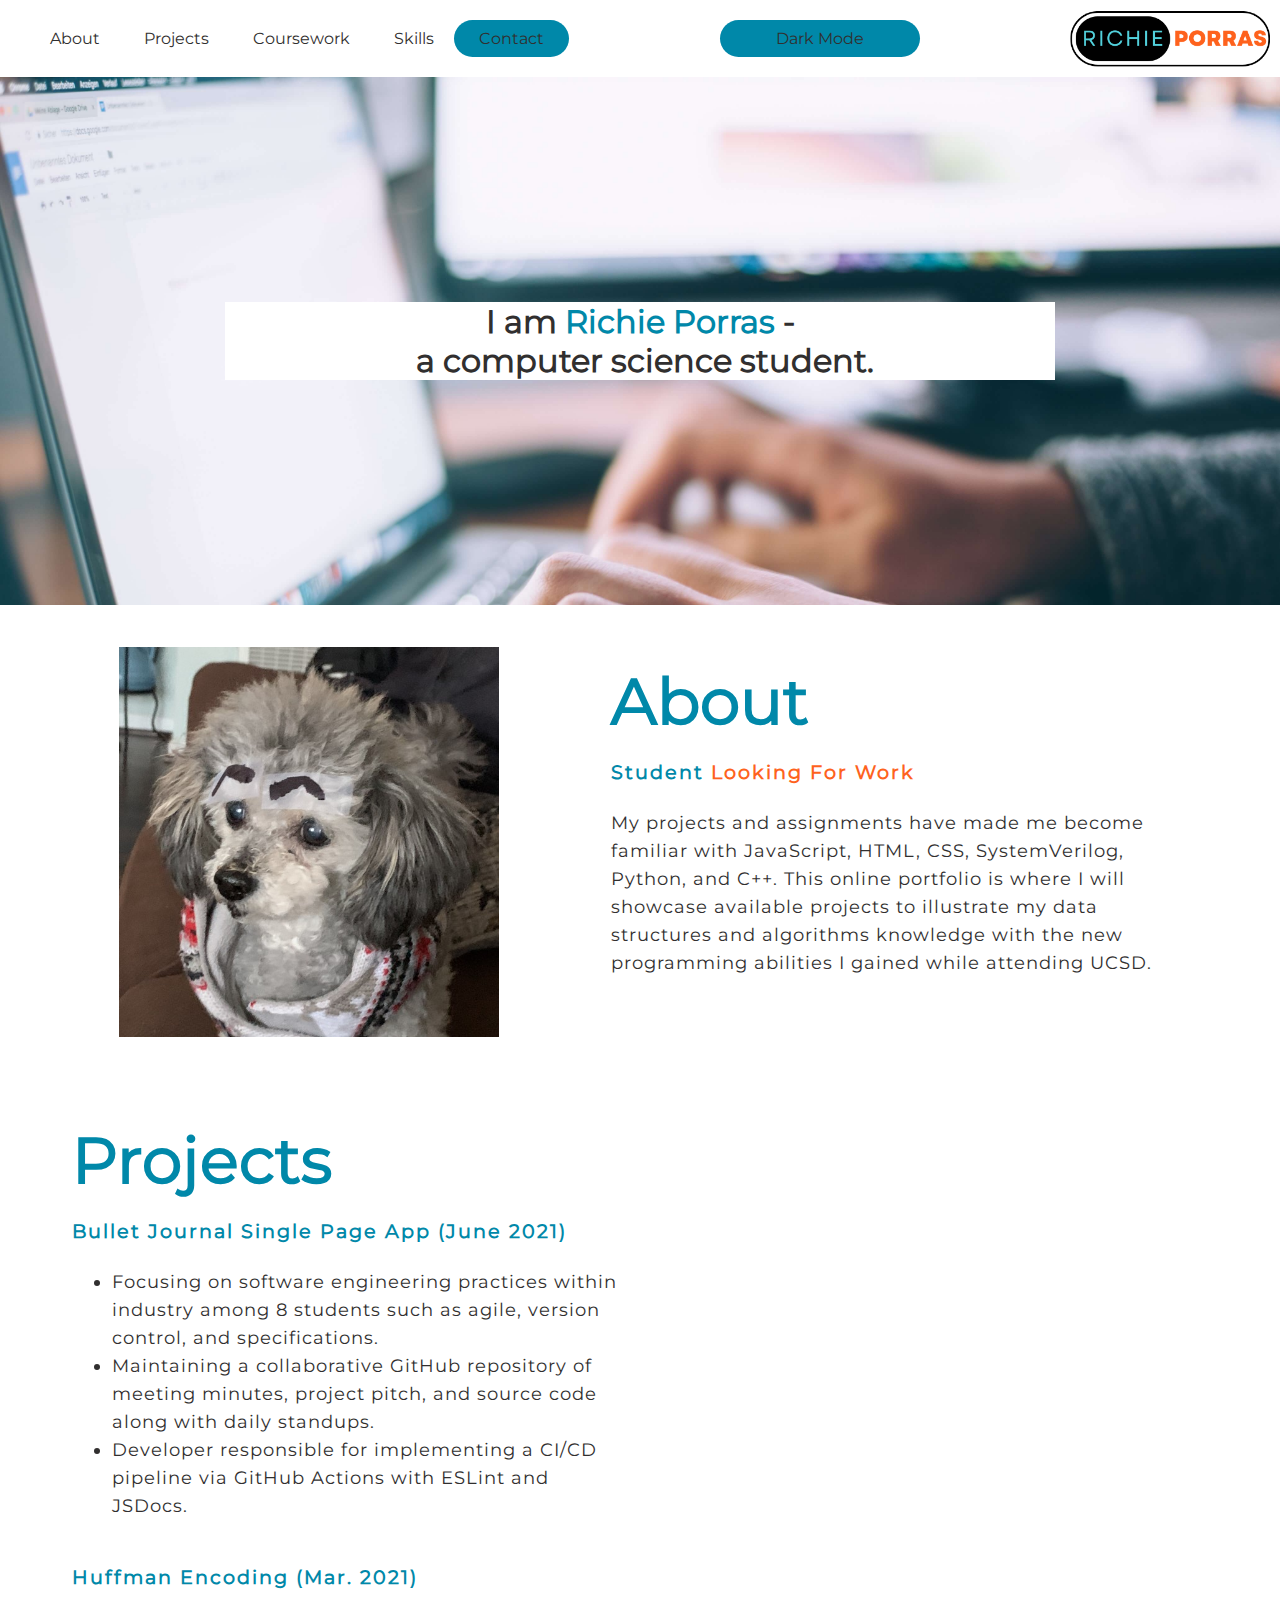
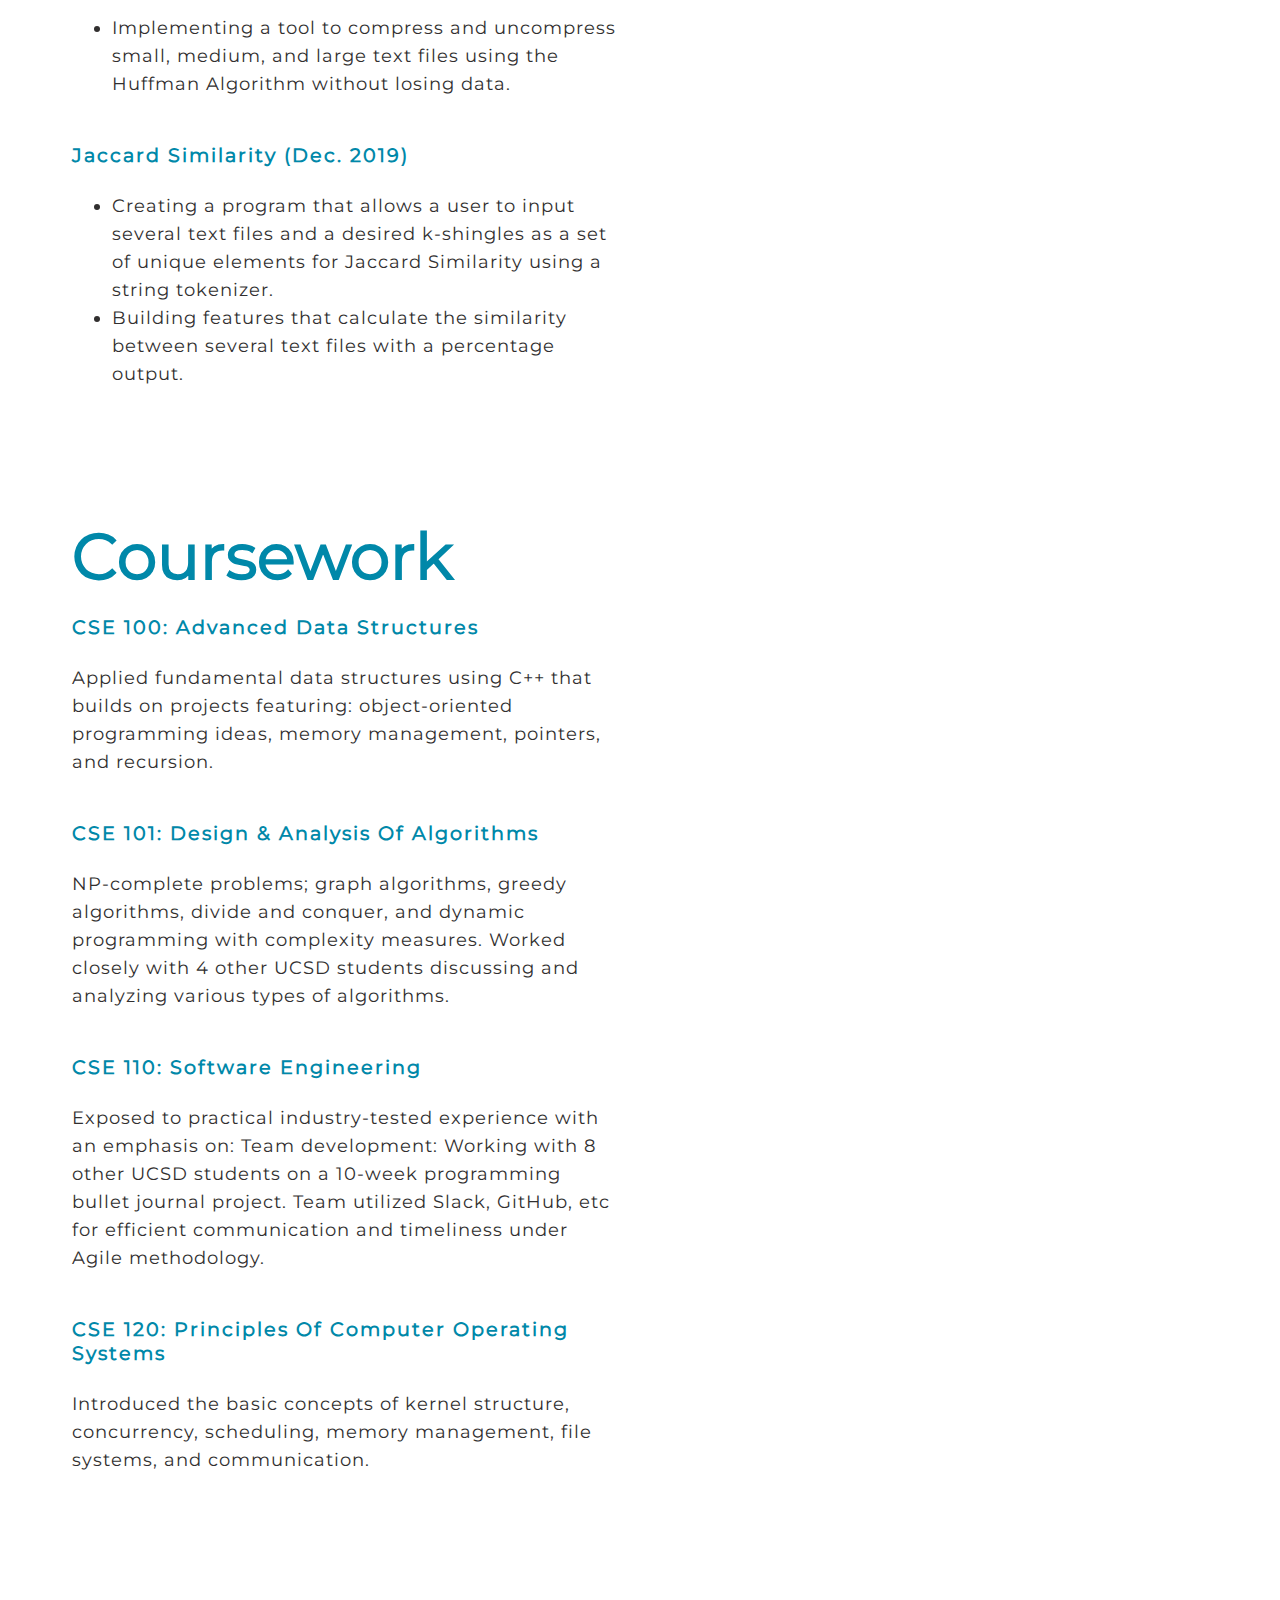
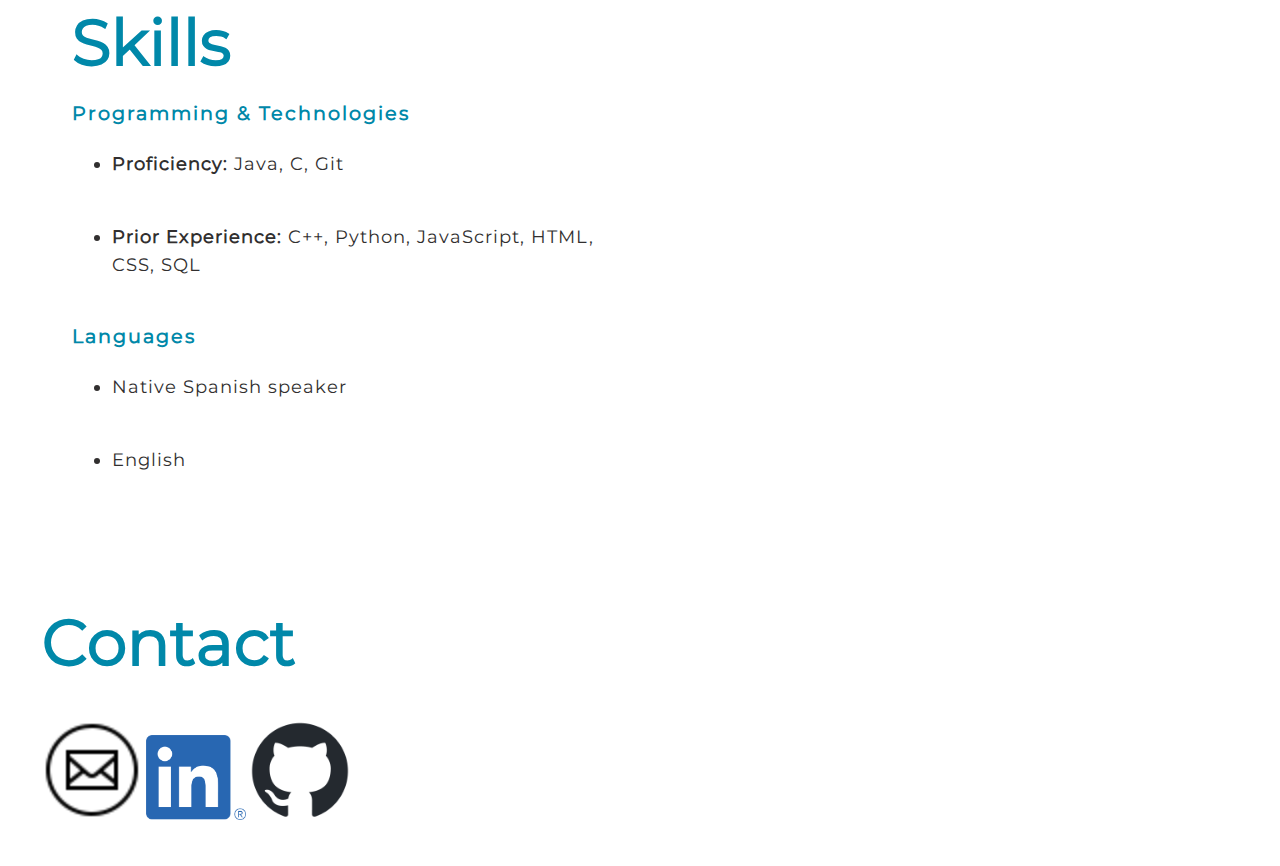
<file: index.html>
<!DOCTYPE html>
<html lang="en">

<head>
    <!-- Google tag (gtag.js) -->
    <script async src="https://www.googletagmanager.com/gtag/js?id=G-2C0QJ1YMLM"></script>
    <script>
        window.dataLayer = window.dataLayer || [];
        function gtag() { dataLayer.push(arguments); }
        gtag('js', new Date());

        gtag('config', 'G-2C0QJ1YMLM');
    </script>

    <meta charset="UTF-8">
    <meta name="viewport" content="width=device-width, initial-scale=1.0">
    <meta http-equiv="X-UA-Compatible" content="ie=edge">
    <link href="images/favicon.ico" rel="icon" type="image/x-icon">
    <link rel="stylesheet" media="screen and (min-width: 1920px)" href="styles/style-desktop.css">
    <link rel="stylesheet" media="screen and (min-width: 768px) and (max-width: 1919px)" href="styles/style-laptop.css">
    <link rel="stylesheet" media="screen and (max-width: 767px)" href="styles/style-phone.css">
    <script src="scripts/script.js"></script>
    <title>Portfolio of Richie Porras</title>
</head>

<body>
    <div class="heading">
        <button class="logo" id="darkPage" onclick="darkMode()">Dark Mode</button>
        <img class="logo" src="images/logo-03.png" alt="logo">
        <nav>
            <ul class="nav_links">
                <li><a href="#about">About</a></li>
                <li><a href="#projects">Projects</a></li>
                <li><a href="#coursework">Coursework</a></li>
                <li><a href="#skills">Skills</a></li>
            </ul>
        </nav>
        <button id="contactBtn" class="order"><a href="#contact">Contact</a></button>
    </div>

    <header>
        <!-- Header image Source (free to use): https://unsplash.com/photos/npxXWgQ33ZQ -->
        <h1>
            I am <span id="my-name">Richie Porras</span> - <br> <span id="change"></span>
        </h1>
    </header>

    <main>

        <!-- About me -->
        <section id="about">
            <div class="main">
                <img src="images/Dog.jpg" alt="a picture of me">
                <div class="about-text">
                    <h2>About</h2>
                    <h3> Student <span>looking for work </span></h3>
                    <p>
                        My projects and assignments have made me become familiar with JavaScript, HTML, CSS,
                        SystemVerilog,
                        Python, and C++.
                        This online portfolio is where I will showcase available projects to illustrate my data
                        structures
                        and algorithms knowledge
                        with the new programming abilities I gained while attending UCSD.
                    </p>
                </div>
            </div>
        </section>

        <!-- Projects -->

        <section id="projects">
            <div class="project-main">
                <div class="projects-text">
                    <h2>Projects</h2>
                    <h3> Bullet Journal Single Page App (June 2021)</h3>
                    <ul>
                        <li> Focusing on software engineering practices within industry among 8 students such as agile,
                            version control, and specifications.</li>
                        <li>Maintaining a collaborative GitHub repository of meeting minutes, project pitch, and source
                            code along with daily standups.</li>
                        <li>Developer responsible for implementing a CI/CD pipeline via GitHub Actions with ESLint and
                            JSDocs.</li>
                    </ul>
                    <h3>Huffman Encoding (Mar. 2021)</h3>
                    <ul>
                        <li>Implementing a tool to compress and uncompress small, medium, and large text files using the
                            Huffman Algorithm without losing data.</li>
                    </ul>
                    <h3>Jaccard Similarity (Dec. 2019)</h3>
                    <ul>
                        <li>Creating a program that allows a user to input several text files and a desired k-shingles
                            as a set of unique elements for Jaccard Similarity using a string tokenizer.</li>
                        <li>Building features that calculate the similarity between several text files with a percentage
                            output.</li>
                    </ul>
                </div>
            </div>
        </section>

        <!-- Coursework -->

        <section id="coursework">
            <div class="coursework-main">
                <div class="coursework-text">

                    <h2>Coursework</h2>

                    <h3>CSE 100: Advanced Data Structures</h3>
                    <p>
                        Applied fundamental data structures using C++ that builds on projects featuring:
                        object-oriented
                        programming ideas, memory management, pointers,
                        and recursion.

                    <h3>CSE 101: Design & Analysis of Algorithms</h3>

                    <p>
                        NP-complete problems; graph algorithms, greedy algorithms, divide and conquer, and
                        dynamic
                        programming with complexity measures. Worked closely with 4 other UCSD students
                        discussing
                        and
                        analyzing various types of algorithms.
                    </p>

                    <h3>CSE 110: Software Engineering</h3>

                    <p>
                        Exposed to practical industry-tested experience with an emphasis on:
                        Team development: Working with 8 other UCSD students on a 10-week programming bullet
                        journal
                        project. Team utilized Slack, GitHub, etc for efficient communication and timeliness
                        under
                        Agile
                        methodology.
                    </p>

                    <h3>CSE 120: Principles of Computer Operating Systems</h3>

                    <p>
                        Introduced the basic concepts of kernel structure, concurrency, scheduling, memory
                        management, file
                        systems, and communication.
                    </p>
                </div>
            </div>
        </section>

        <!-- Skills -->

        <section id="skills">
            <div class="skills-main">
                <div class="skills-text">
                    <h2>Skills</h2>
                    <h3> Programming & Technologies </h3>
                    <ul>
                        <li><b>Proficiency:</b> Java, C, Git </li>
                        <li><b>Prior Experience:</b> C++, Python, JavaScript, HTML, CSS, SQL</li>
                    </ul>

                    <h3>Languages</h3>
                    <ul>
                        <li>Native Spanish speaker</li>
                        <li>English</li>
                    </ul>
                </div>
            </div>
        </section>
    </main>

    <footer>
        <!-- Contact -->
        <section id="contact">
            <div class="contacts-main">
                <div class="contacts-text">
                    <h2>Contact</h2>

                    <br>
                    <a href="mailto:rporras@ucsd.edu" target="_blank"><img src="images/email-logo.png"
                            alt="Linkedin Link" height="50" width="50"></a>
                    <a href="http://linkedin.com/in/richie-porras" target="_blank"><img src="images/linkedin-icon.png"
                            alt="Linkedin Link" height="50" width="65"></a>
                    <a href="https://github.com/aSlothMachine" target="_blank"><img src="images/github-mark.png"
                            alt="GitHub Link" height="50" width="65"></a>
                </div>
            </div>
        </section>
    </footer>
</body>

</html>
</file>
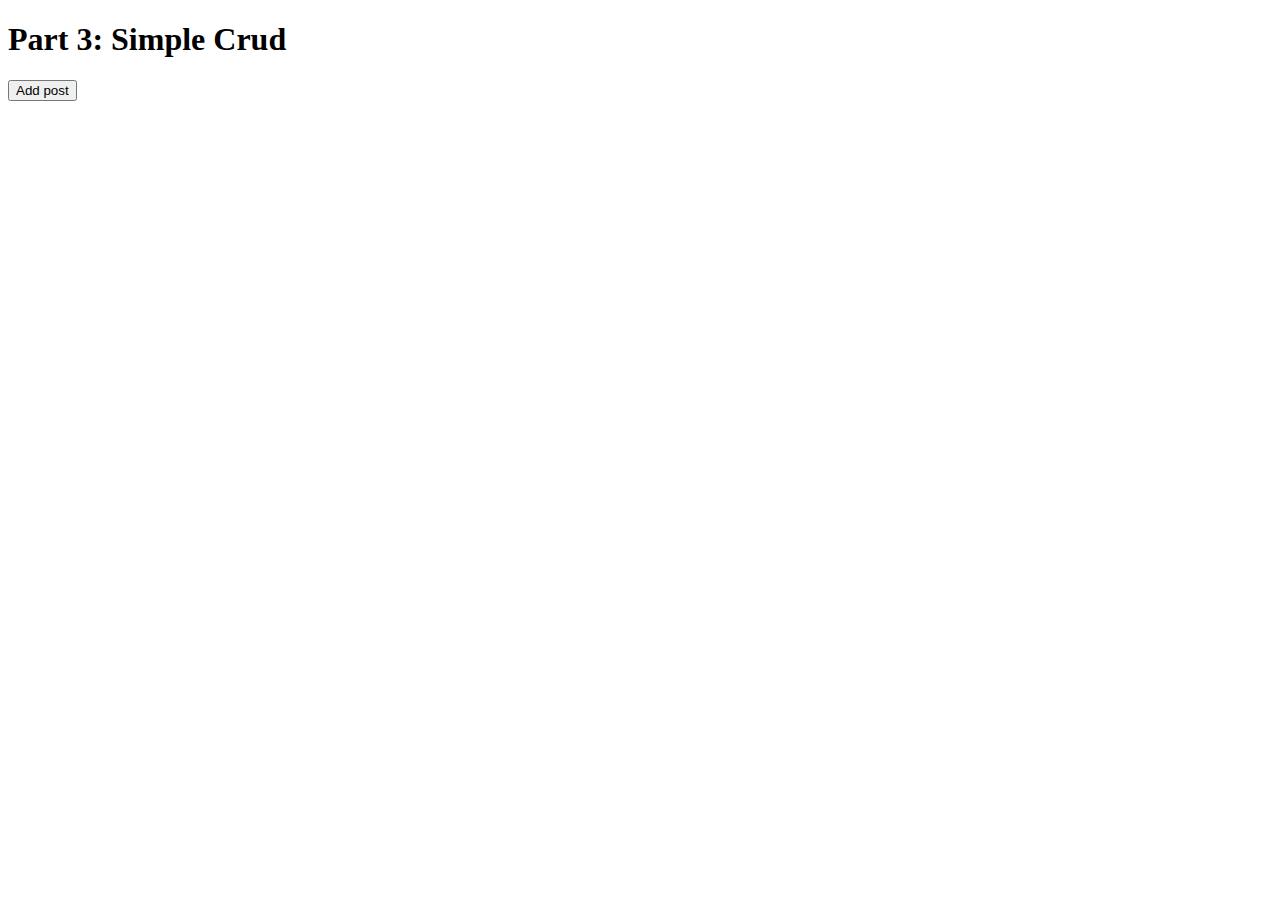
<file: crud.html>
<!DOCTYPE html>
<html lang="en">

<head>
    <meta charset="UTF-8">
    <meta name="viewport" content="width=device-width, initial-scale=1.0">
    <meta http-equiv="X-UA-Compatible" content="ie=edge">
    <title>Part 3: Simple Crud</title>
    <link href="images/favicon.ico" rel="icon" type="image/x-icon">
    <script src="DOMPurify-3.0.0/dist/purify.min.js"></script>
    <script type="module" src="scripts/blog.js"></script>
    <script src="scripts/blog-modify.js"></script>
</head>

<body>
    <h1>Part 3: Simple Crud</h1>

    <!-- Add Button -->
    <button id="add">Add post</button><br><br>

    <!-- Add Button Opens up Dialog -->
    <dialog id="addDialog">
        <form id="userInput">
            <label for="tital">Post Title:</label><br>
            <input type="text" id="tital" name="tital"><br>

            <label for="date">Post Date:</label><br>
            <input type="date" id="date" name="date"><br>

            <label for="summary">Post Summary:</label><br>
            <textarea id="summary" name="summary" rows="4" cols="50" maxlength="200"></textarea><br>

            <button type="button" id="cancel">Cancel</button>
            <button type="button" id="save">Save</button>
            <button type="button" id="save-modify" hidden="hidden">Save</button>
        </form>
    </dialog>
    <output id="output"></output><br>
</body>

</html>
</file>
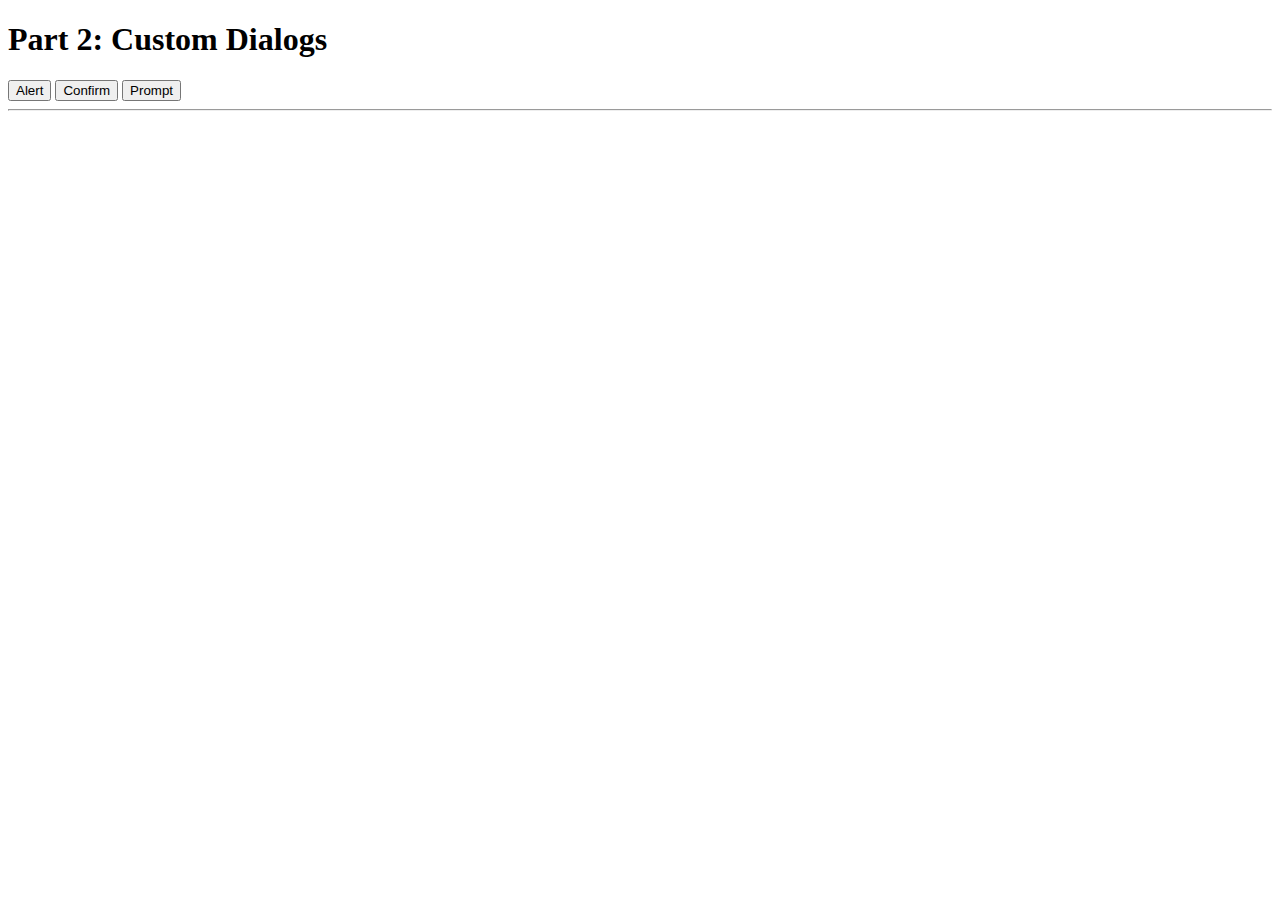
<file: customdialog.html>
<!DOCTYPE html>
<html lang="en">

<head>
    <meta charset="UTF-8">
    <meta name="viewport" content="width=device-width, initial-scale=1.0">
    <meta http-equiv="X-UA-Compatible" content="ie=edge">
    <title>Part 2: Custom Dialogs</title>
    <link href="images/favicon.ico" rel="icon" type="image/x-icon">

    <script src="DOMPurify-3.0.0/dist/purify.min.js"></script>
    <script type="module" src="scripts/customdialog.js"></script>

</head>

<body>
    <h1>Part 2: Custom Dialogs</h1>

    <button type="button" id="alert">Alert</button>
    <button type="button" id="confirm">Confirm</button>
    <button type="button" id="prompt">Prompt</button>
    <hr>
    <output id="output"></output>

    <!-- Alert -->
    <dialog id="alertDialog">
        Alert Pressed!
        <br>
        <button type="button" id="ok">Ok</button>
    </dialog>

    <!-- Confirm -->
    <dialog id="confirmDialog">
        Do you confirm this?
        <br>
        <button type="button" id="cancel-confirm">Cancel</button>
        <button type="button" id="ok-confirm">Ok</button>
    </dialog>

    <!-- Prompt -->
    <dialog id="promptDialog">
        <label for="usertext">What is your name?</label>
        <br>
        <input type="text" id="usertext" name="usertext">   
        <br>
        <br>
        <button type="button" id="cancel-prompt">Cancel</button>
        <button type="button" id="ok-prompt">Ok</button>


    </dialog>

</body>

</html>
</file>
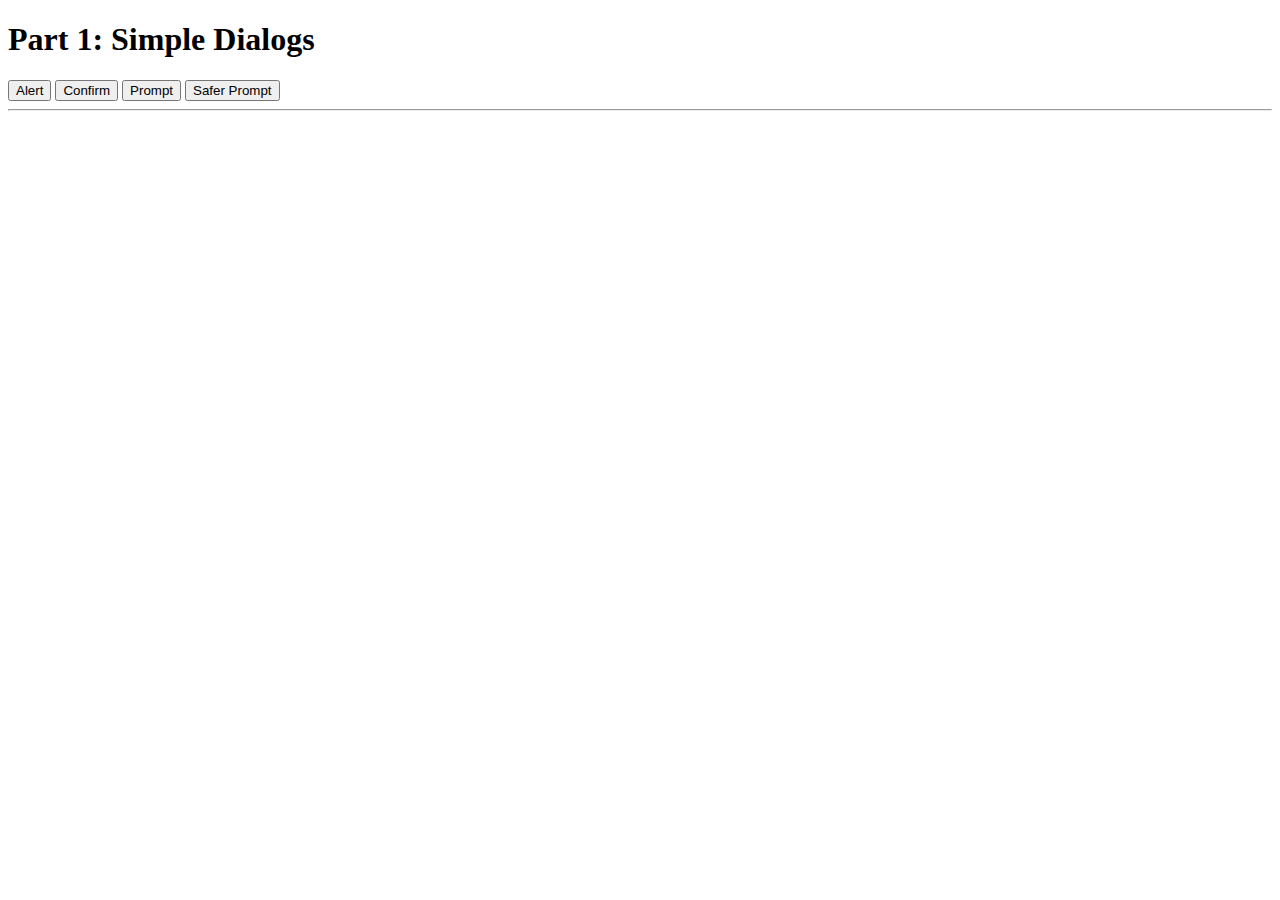
<file: nativedialogs.html>
<!DOCTYPE html>
<html lang="en">

<head>
    <meta charset="UTF-8">
    <meta name="viewport" content="width=device-width, initial-scale=1.0">
    <meta http-equiv="X-UA-Compatible" content="ie=edge">
    <title>Part 1: Simple Dialogs</title>
    <link href="images/favicon.ico" rel="icon" type="image/x-icon">
    <script src="DOMPurify-3.0.0/dist/purify.min.js"></script>
</head>

<body>
    <header>
        <h1>Part 1: Simple Dialogs</h1>
    </header>
    <button type="button" id="alert">Alert</button>
    <button type="button" id="confirm">Confirm</button>
    <button type="button" id="prompt">Prompt</button>
    <button type="button" id="safer">Safer Prompt</button>
    <hr>
    <output id="output"></output>

    <script>

        // Alert Button
        const alertBtn = document.getElementById("alert");
        alertBtn.addEventListener("click", () => {

            document.querySelector("#output").innerHTML = "";
            setTimeout(waitAdd, 0);

        }, false);

        function waitAdd() {
            alert("Alert pressed!");
        }

        // Confirm Button
        const confBtn = document.getElementById("confirm");
        confBtn.addEventListener("click", function () {

            document.querySelector("#output").innerHTML = "";
            setTimeout(waitConfirm, 0);
        });

        function waitConfirm() {
            const conf = confirm("Do you confirm this?");
            if (conf)
                document.querySelector("#output").innerHTML = `The value returned by the confirm method is : ${conf}`;
            else {
                document.querySelector("#output").innerHTML = `The value returned by the confirm method is : ${conf}`;
            }
        }

        // Prompt Button
        const promptBtn = document.getElementById("prompt");
        promptBtn.addEventListener("click", function () {

            document.querySelector("#output").innerHTML = "";
            setTimeout(waitPrompt, 0);
        });

        function waitPrompt() {
            const yeah = prompt("What is your name?");

            if (yeah == null || yeah == 0) {
                document.querySelector("#output").innerHTML = "User didn't enter anything";
            }
            else {
                document.querySelector("#output").innerHTML = yeah;
            }
        }

        // Safer Prompt Button
        const safeBtn = document.getElementById("safer");
        safeBtn.addEventListener("click", function () {

            document.querySelector("#output").innerHTML = "";
            setTimeout(waitSafePrompt, 0);
        });

        function waitSafePrompt() {

            const dirty = prompt("What is your name?");

            let clean = DOMPurify.sanitize(dirty);

            if (clean == null || clean.length == 0) {
                document.querySelector("#output").innerHTML = "User didn't enter anything";
            }
            else {
                document.querySelector("#output").innerHTML = clean;
            }
        }

    </script>

</body>

</html>
</file>
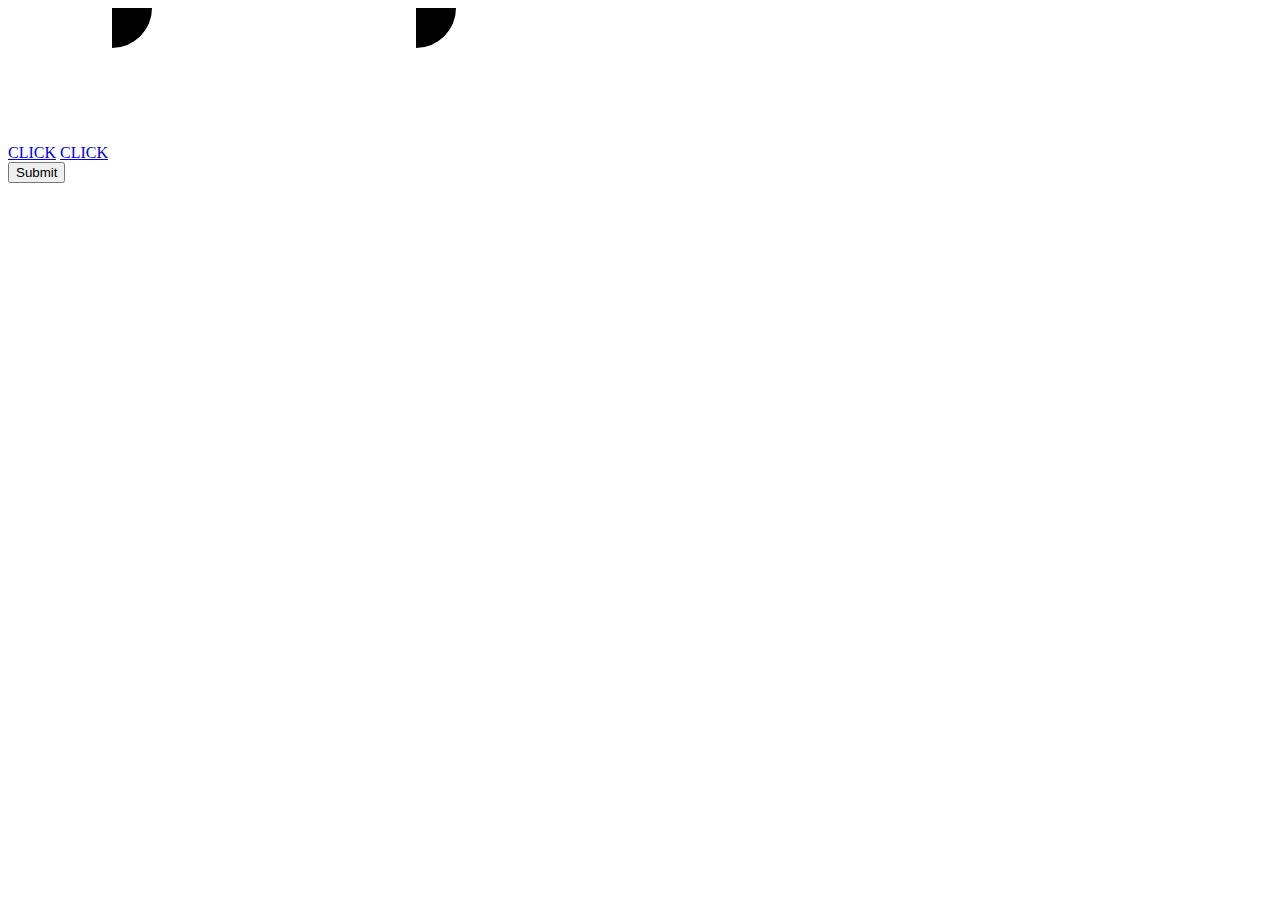
<file: DOMPurify-3.0.0/demos/hooks-link-proxy-demo.html>
<!doctype html>
<html>
    <head>
        <script src="../dist/purify.js"></script>
    </head>
    <body>
        <!-- Our DIV to receive content -->
        <div id="sanitized"></div>

        <!-- Now let's sanitize that content -->
        <script>
            /* jshint globalstrict:true */
            /* global DOMPurify */
            'use strict';

            var proxy = 'https://my.proxy.service/?';

            // Specify dirty HTML
            var dirty = '<a href="http://evil.com/">CLICK</a>\
                         <a href="http://evil.com/" target="jajaja">CLICK</a>\
                         <svg><a xlink:href="http://evil.com/"><circle r=40></a></svg>\
                         <svg><a xlink:href="http://evil.com/" href="http://evil.com/"><circle r=40></a></svg>\
                         <form action="http://evil.com/"><input type="submit"></form>\
                         <map name="test"><area href="http://evil.com/" shape="rect" \
                         coords="0,0,200,200"></area></map>\
                         <math href="http://evil.com/">CLICKME</math>\
                         ';

            // Add a hook to make all links point to a proxy
            DOMPurify.addHook('afterSanitizeAttributes', function(node) {
                // proxy form actions
                if ('action' in node) {
                    node.setAttribute('action', proxy
                        + encodeURIComponent(node.getAttribute('action')));
                }
                // proxy regular HTML links
                if (node.hasAttribute('href')) {
                    node.setAttribute('href', proxy
                        + encodeURIComponent(node.getAttribute('href')));
                }
                // proxy SVG/MathML links
                if (node.hasAttribute('xlink:href')) {
                    node.setAttribute('xlink:href', proxy
                        + encodeURIComponent(node.getAttribute('xlink:href')));
                }
            });

            // Clean HTML string and write into our DIV
            var clean = DOMPurify.sanitize(dirty);
            document.getElementById('sanitized').innerHTML = clean;
        </script>
    </body>
</html>
</file>
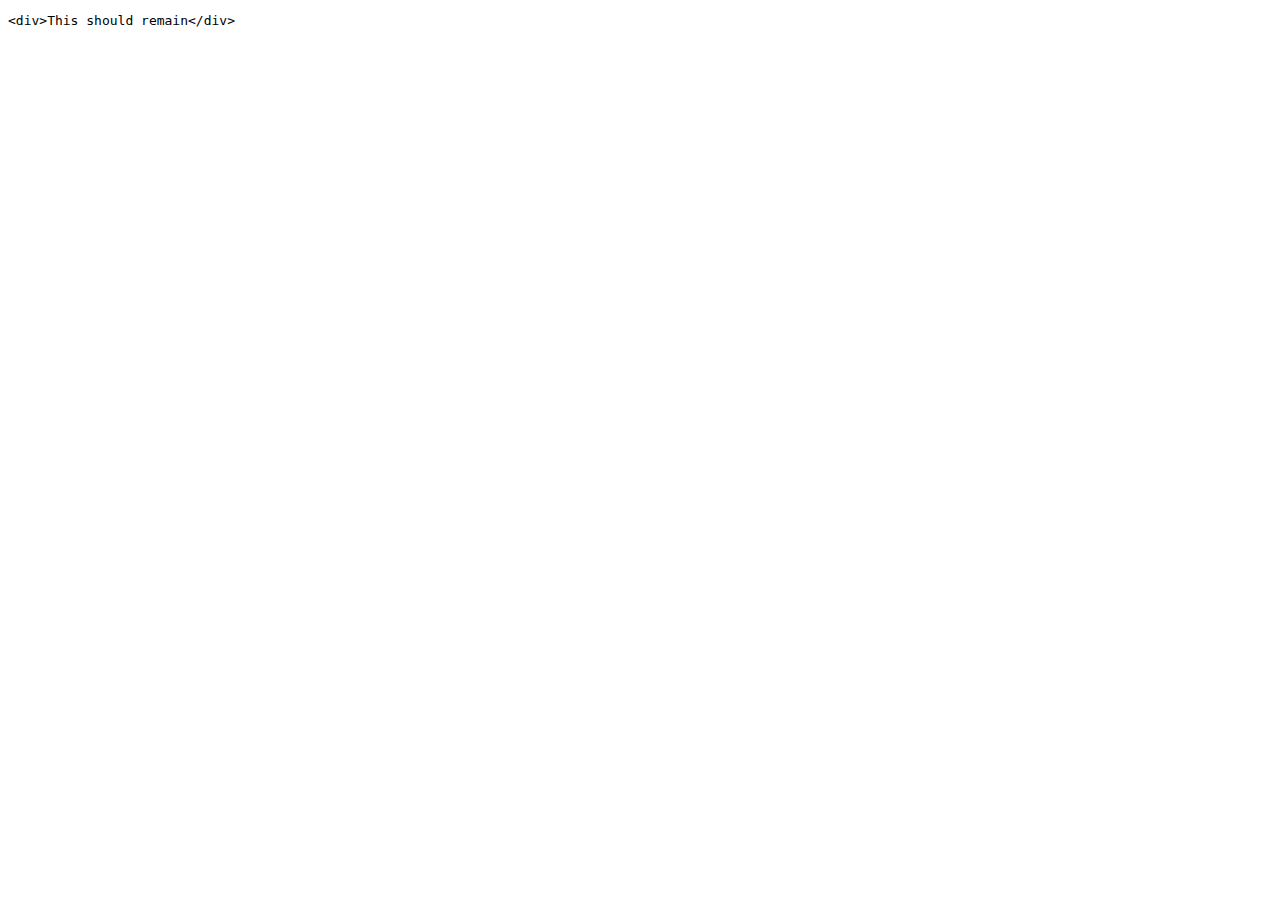
<file: DOMPurify-3.0.0/demos/hooks-node-removal2-demo.html>
<!doctype html>
<html>
    <head>
        <script src="../dist/purify.js"></script>
    </head>
    <body>
        <!-- Our PRE to receive content -->
        <pre id="sanitized"></pre>

        <!-- Now let's sanitize that content -->
        <script>
            /* jshint globalstrict:true */
            /* global DOMPurify */
            'use strict';

            /**
             * In this example, we have some subset of tags that we want to allow, and we we have some tags that, if
             * encountered, need to be removed completely, including any nested content.  An example might be stripping
             * out the footer.
             *
             * We can't simply remove the footer tag from the ALLOWED_TAGS configuration because all that will do is
             * strip out the footer tag but leave the nested content.  And we can't register 'footer' in the FORBID_TAGS
             * config because you can't use both FORBID_TAGS and ALLOWED_TAGS together.
             *
             * So in this scenario, we only want to allow divs, and we want footers removed entirely.
             */

            // Specify dirty HTML
            var dirty = '<div><span>This should remain</span><footer>This should be stripped</footer></div>';

            // What we want is '<div>This should remain</div>' -- span is removed but content kept, but the footer is
            // completely removed.

            DOMPurify.setConfig({
              ALLOWED_TAGS: [
                // because we really want it
                'div',
                // because we really want it
                '#text',
                // not because we want it, but because if we don't add it here the default behavior would be to strip
                // the tag but keep the content, which we don't want.  So we are going to use a hook to do the actual
                // removal.  But that hook requires that the tag to be removed be an allowed tag or errors are thrown.
                'footer'
              ]
            });

            /**
             * This hook removes the footer element and its children entirely.  Note that if we did not also register
             * the footer as an allowed tag, we would get an error.  So, it's important to do both.
             */
            DOMPurify.addHook('uponSanitizeElement', function(node) {
                if (node.tagName === 'FOOTER') {
                    node.remove();
                }
            });

            // Clean HTML string and write into our DIV
            var clean = DOMPurify.sanitize(dirty);
            document.getElementById('sanitized').innerText = clean;
        </script>
    </body>
</html>
</file>
<file: styles/style-desktop.css>
:root {
  font-size: 1rem;
  font-family: 'Montserrat', sans-serif;
  --text-primary: #312F2F;
  --text-secondary: rgba(0, 136, 169, 1);
  --text-tertiary: #FE621D;
  --bg-body: #fff;
}

@font-face {
  font-family: "Montserrat";
  font-style: normal;
  font-weight: normal;
  src: url("../fonts/Montserrat-Regular.ttf") format("truetype");
}

* {
  box-sizing: border-box;
  margin: 0;
}

html {
  scroll-behavior: smooth;
}

header {
  text-align: center;
  padding: 380px;

  background-image: url("../images/img-header-compressed.webp"); /* Source (free to use): https://unsplash.com/photos/npxXWgQ33ZQ */
  background-size: cover;
}

body {
  color: var(--text-primary);
  /* background-color: var(--text-secondary); */
  display: flex;
  flex-direction: column;

  animation: fadeInAnimation ease 3s;
  animation-iteration-count: 1;
  animation-fill-mode: forwards;
}

h1 {
  font-size: 2.5rem;
  background-color: var(--bg-body);
}

h2 {
  color: var(--text-secondary);
  font-size: 5rem;
  text-transform: capitalize;
  margin-bottom: 20px;
}

h3 {
  color: var(--text-secondary);
  font-size: 1.5rem;
  text-transform: capitalize;
  margin-bottom: 25px;
  letter-spacing: 2px;
}

/* Animations */

@keyframes fadeInAnimation {
  0% {
    opacity: 0;
  }

  100% {
    opacity: 1;
  }
}

@keyframes animate {

  0% {
    content: "a computer science student.";
  }

  50% {
    content: "a first generation student.";
  }

  75% {
    content: "an asipiring software engineer.";
  }
}

#my-name {
  color: var(--text-secondary);
}

#change:after {
  content: "a computer science student.";
  animation: animate linear infinite 10s;
  padding-left: 10px;

}

/* Nav Bar CSS*/

.heading li,
a,
button {
  font-weight: 500;
  font-size: 1rem;
  color: var(--text-primary);
  text-decoration: none;
  font-family: 'Montserrat', sans-serif;
}

.about-text span {
  color: var(--text-tertiary);
}

.heading {
  display: flex;
  justify-content: flex-end;
  align-items: center;
  padding: 10px;
  background-color: var(--bg-body);
  background-position: center;
}

.logo {
  cursor: pointer;
  order: 3;
  margin-left: auto;
  width: 200px;
  height: auto;
}

nav {
  order: 1;
}

.nav_links {
  list-style: none;
}

.nav_links li {
  display: inline-block;
  padding: 0px 20px;
}

.nav_links li:nth-child(1) {
  padding: 0 20px 0 0;
}

.nav_links li a {
  transition: all 0.3s ease 0s;
}

.nav_links li a:hover {
  color: #0088a9;
}

.order {
  order: 2;
}

button {
  margin-left: 20px;
  padding: 9px 25px;
  background-color: var(--text-secondary);
  border: none;
  border-radius: 50px;
  cursor: pointer;
  transition: all 0.3s ease 0s;
}

button:hover {
  background-color: var(--text-secondary);
}


#about, #projects, #coursework, #skills, #contact {
  width: 100%;
  padding: 42px;
  background-color: var(--bg-body);
}

.about-text, .projects-text, .coursework-text, .skills-text, .contacts-text {
  width: 550px;
}

/* About section */

.main {
  width: 1130px;
  max-width: 95%;
  margin: 0 auto;
  display: flex;
  align-items: center;
  justify-content: space-around;
}

.about-text p {
  color: var(--text-primary);
  letter-spacing: 1px;
  line-height: 28px;
  font-size: 1.125rem;
  margin-bottom: 45px;
}

#about img {
  height: auto;
  width: 45vh;
  padding: 30px;
  transform: none;
}

/* Projects Section */

.project-main {
  /* This is to move text!! */
  max-width: 95%;
  margin: 0 auto;
  display: flex;
}

.projects-text ul {
  color: var(--text-primary);
  letter-spacing: 1px;
  line-height: 28px;
  font-size: 1.125rem;
  margin-bottom: 45px;
}

/* Coursework Section */

.coursework-main {
  max-width: 95%;
  margin: 0 auto;
  display: flex;
}

.coursework-text p {
  color: var(--text-primary);
  letter-spacing: 1px;
  line-height: 28px;
  font-size: 1.125rem;
  margin-bottom: 45px;
}

/* Skills Section */

.skills-main {
  max-width: 95%;
  margin: 0 auto;
  display: flex;
}

.skills-text li,
b {
  color: var(--text-primary);
  letter-spacing: 1px;
  line-height: 28px;
  font-size: 1.125rem;
  margin-bottom: 45px;
}

/* Contacts Section */

#contact img {
  height: auto;
  width: 100px;
  padding: 20px;
}

.contacts-main {
  /* width: 1130px;
  max-width: 100%; */
  /* margin: 0;
  display: flex;
  align-items: center;
  justify-content: center; */
  padding-bottom: 200px;
}

/*Don't forget to validate CSS and HTML*/
/* backgorund img suggests to make something personal instead of generic */
/* fix empty space by shifting some text to the right (stretch) */
/* for homework specs try to meet at least one but dont need all */
/* em for child div inside a parent div but try REM , especially for font sizes*/
/* Try to change to relative units (REM preferred for root or em) but em has few cases relative to parent. Few places need absolute. */
</file>
<file: styles/style-laptop.css>
:root {
  font-size: 1rem;
  font-family: 'Montserrat', sans-serif;
  --text-primary: #312F2F;
  --text-secondary: rgba(0, 136, 169, 1);
  --text-tertiary: #FE621D;
  --bg-body: #fff;
}

@font-face {
  font-family: "Montserrat";
  font-style: normal;
  font-weight: normal;
  src: url("../fonts/Montserrat-Regular.ttf") format("truetype");
}

* {
  box-sizing: border-box;
  margin: 0;
}

html {
  scroll-behavior: smooth;
}

header {
  text-align: center;
  padding: 225px;

  background-image: url("../images/img-header-compressed.webp"); /* Source (free to use): https://unsplash.com/photos/npxXWgQ33ZQ */
  background-size: cover;
}

body {
  color: var(--text-primary);
  display: flex;
  flex-direction: column;

  animation: fadeInAnimation ease 3s;
  animation-iteration-count: 1;
  animation-fill-mode: forwards;
} 

h1 {
  font-size: 2rem;
  background-color: var(--bg-body);
}

h2 {
  color: var(--text-secondary);
  font-size: 4rem;
  text-transform: capitalize;
  margin-bottom: 20px;
}

h3 {
  color: var(--text-secondary);
  font-size: 1.2rem;
  text-transform: capitalize;
  margin-bottom: 25px;
  letter-spacing: 2px; 
} 

/* Animations */

@keyframes fadeInAnimation {
  0% {
    opacity: 0;
  }

  100% {
    opacity: 1;
  }
}

@keyframes animate {

  0% {
    content: "a computer science student.";
  }

  50% {
    content: "a first generation student.";
  }

  75% {
    content: "an asipiring software engineer.";
  }
}

#my-name {
  color: var(--text-secondary);
}

#change:after {
  content: "a computer science student.";
  animation: animate linear infinite 10s;
  padding-left: 10px;

} 

/* Nav Bar CSS*/

heading li,
a,
button {
  font-weight: 500;
  font-size: 1rem;
  color: var(--text-primary);
  text-decoration: none;
  font-family: 'Montserrat', sans-serif;
}

.about-text span {
  color: var(--text-tertiary);
}

.heading {
  display: flex;
  justify-content: flex-end;
  align-items: center;
  padding: 10px;
  background-color: var(--bg-body);
  background-position: center;
}

.logo {
  cursor: pointer;
  order: 3;
  margin-left: auto;
  width: 200px;
  height: auto;
}

nav {
  order: 1;
}

.nav_links {
  list-style: none;
}

.nav_links li {
  display: inline-block;
  padding: 0px 20px;
}

.nav_links li:nth-child(1) {
  padding: 0 20px 0 0;
}

.nav_links li a {
  transition: all 0.3s ease 0s;
}

.nav_links li a:hover {
  color: #0088a9;
}

.order {
  order: 2;
}

button {

  padding: 9px 25px;
  background-color: var(--text-secondary);
  border: none;
  border-radius: 50px;
  cursor: pointer;
  transition: all 0.3s ease 0s;
}

button:hover {
  background-color: var(--text-secondary);
}


#about, #projects, #coursework, #skills, #contact {
  width: 100%;
  padding: 42px;
  background-color: var(--bg-body)
}

.about-text, .projects-text, .coursework-text, .skills-text, .contacts-text {
  width: 550px;
} 

/* About section */

.main {
  width: 1130px; 
  max-width: 95%;
  margin: 0 auto;
  display: flex;
  align-items: center;
  justify-content: space-around;
}

.about-text p {
  color: var(--text-primary);
  letter-spacing: 1px;
  line-height: 28px;
  font-size: 1.125rem;
  margin-bottom: 45px;
}

#about img {
  height: auto;
  width: 45vh;
  align-items: center;
  transform: none;
  padding-right: 25px;
} 

/* Projects Section */

.project-main {
  /* This is to move text!! */
  max-width: 95%;
  margin: 0 auto;
  display: flex;
}

.projects-text ul {
  color: var(--text-primary);
  letter-spacing: 1px;
  line-height: 28px;
  font-size: 1.125rem;
  margin-bottom: 45px; 
} 

/* Coursework Section */

.coursework-main {
  max-width: 95%;
  margin: 0 auto;
  display: flex;
}

.coursework-text p {
  color: var(--text-primary);
  letter-spacing: 1px;
  line-height: 28px;
  font-size: 1.125rem;
  margin-bottom: 45px;
} 

/* Skills Section */

.skills-main {
  max-width: 95%;
  margin: 0 auto;
  display: flex;
}

.skills-text li,
b {
  color: var(--text-primary);
  letter-spacing: 1px;
  line-height: 28px;
  font-size: 1.125rem;
  margin-bottom: 45px;
} 

/* Contacts Section */

#contact img {
  height: auto;
  width: 100px;
}

.contacts-main { 
 
  
}
</file>
<file: styles/style-phone.css>
:root {
  font-size: 1rem;
  font-family: 'Montserrat', sans-serif;
  --text-primary: #312F2F;
  --text-secondary: rgba(0, 136, 169, 1);
  --text-tertiary: #FE621D;
  --bg-body: #fff;
}

@font-face {
  font-family: "Montserrat";
  font-style: normal;
  font-weight: normal;
  src: url("../fonts/Montserrat-Regular.ttf") format("truetype");
}

* {
  box-sizing: border-box;
  /* margin: 25; */
}

html {
  scroll-behavior: smooth;
}

header {
  text-align: center;
}

body {
  color: var(--text-primary); 
  display: flex;
  flex-direction: column;

  animation: fadeInAnimation ease 3s;
  animation-iteration-count: 1;
  animation-fill-mode: forwards;
}

h1 {
  font-size: 2.5rem;
  background-color: var(--bg-body);
}

h2 {
  color: var(--text-secondary);
  font-size: 3rem;
  text-transform: capitalize;
  margin-bottom: 20px;
}

h3 {
  color: var(--text-secondary);
  font-size: 1.25rem;
  text-transform: capitalize;
  margin-bottom: 25px;
  letter-spacing: 2px;
} 

/* Animations */

@keyframes fadeInAnimation {
  0% {
    opacity: 0;
  }

  100% {
    opacity: 1;
  }
}

@keyframes animate {

  0% {
    content: "a computer science student.";
  }

  50% {
    content: "a first generation student.";
  }

  75% {
    content: "an asipiring software engineer.";
  }
}

#my-name {
  color: var(--text-secondary);
}

#change:after {
  content: "a computer science student.";
  animation: animate linear infinite 10s;
  padding-left: 10px;

} 

/* Nav Bar CSS*/

.heading li,
a,
button {
  font-weight: 500;
  font-size: 1rem;
  color: var(--text-primary);
  text-decoration: none;
  font-family: 'Montserrat', sans-serif;
  margin: 20px;
  padding: 20px;

}

.about-text span {
  color: var(--text-tertiary);
}

.heading {
  display: block;
  justify-content: space-between;
  text-align: center;
  padding: 10px;
  margin: 10px;
  background-color: var(--bg-body);
  background-position: center;
} 

.logo {
  cursor: pointer;
  order: 3;
  margin-left: auto;
  width: 22vh;
  height: auto;
}

nav {
  order: 1;
}

.nav_links {
  list-style: none;
}

.nav_links li a {
  transition: all 0.3s ease 0s;
}

.nav_links li a:hover {
  color: #0088a9;
}

.order {
  order: 2;
}

button {
  background-color: var(--text-secondary);
  border: none;
  border-radius: 50px;
  cursor: pointer;
  transition: all 0.3s ease 0s;
}

button:hover {
  background-color: var(--text-secondary);
}

#about, #projects, #coursework, #skills, #contact {
  width: 100%;
  padding: 10px;
  background-color: var(--bg-body)
}

.about-text, .projects-text, .coursework-text, .skills-text, .contacts-text {
  width: 350px;
} 

/* About section */

.main {
  /* width: 1130px;  */
  max-width: 95%; 
  margin: 0 auto; 
  align-items: center;
  justify-content: space-around;
} 

.about-text p {
  color: var(--text-primary);
  letter-spacing: 1px;
  line-height: 28px;
  font-size: 1.125rem;
  margin-bottom: 45px;
}

#about img {
  height: auto;
  width: 40vh;
  padding: 20px;
  transform: none;
} 

/* Projects Section */

.project-main {
  /* This is to move text!! */
  max-width: 95%;
  margin: 0 auto;
  display: flex;
}

.projects-text ul {
  color: var(--text-primary);
  letter-spacing: 1px;
  line-height: 28px;
  font-size: 1.125rem;
  margin-bottom: 45px;
} 

/* Coursework Section */

.coursework-main {
  max-width: 95%;
  margin: 0 auto;
  display: flex;
}

.coursework-text p {
  color: var(--text-primary);
  letter-spacing: 1px;
  line-height: 28px;
  font-size: 1.125rem;
  margin-bottom: 45px;
} 

/* Skills Section */

.skills-main {
  max-width: 95%;
  margin: 0 auto;
  display: flex;
}

.skills-text li,
b {
  color: var(--text-primary);
  letter-spacing: 1px;
  line-height: 28px;
  font-size: 1.125rem;
  margin-bottom: 45px;
} 

/* Contacts Section */

#contact img {
  height: auto;
  width: 75px;
} 

.contacts-main { 
    /* width: 1130px;
     max-width: 100%; 
  margin: 0;
  display: flex;
  align-items: center;
  justify-content: center; */
} 

.contacts-text a {
  display: flex;
}
</file>
